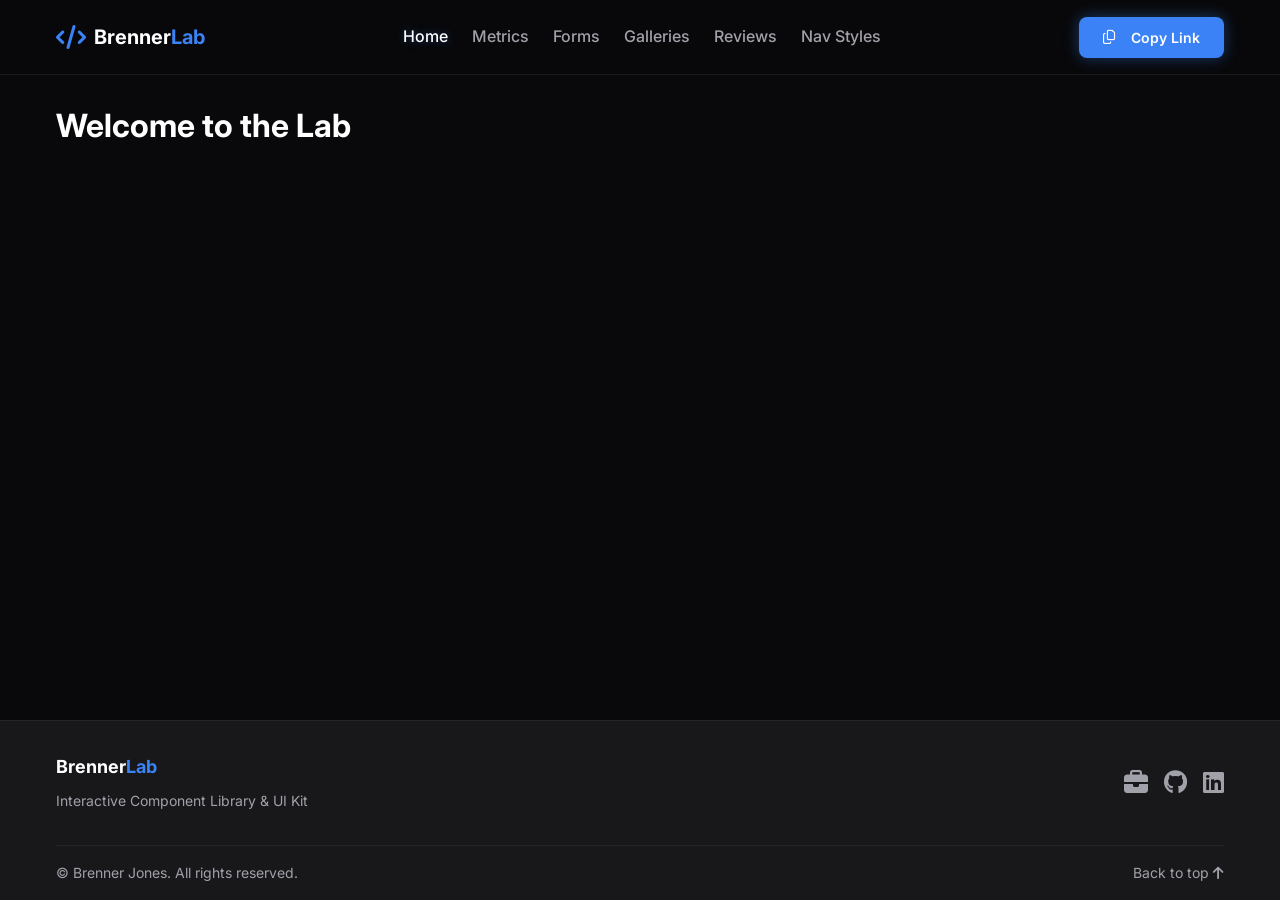
<file: index.html>
<!DOCTYPE html>
<html lang="en">
<head>
    <meta charset="UTF-8">
    <meta name="viewport" content="width=device-width, initial-scale=1.0">
    <title>Brenner Jones | Component Library</title>
    
    <link rel="preconnect" href="https://fonts.googleapis.com">
    <link rel="preconnect" href="https://fonts.gstatic.com" crossorigin>
    <link href="https://fonts.googleapis.com/css2?family=Inter:wght@400;500;600;700&display=swap" rel="stylesheet">
    
    <link rel="stylesheet" href="https://cdnjs.cloudflare.com/ajax/libs/font-awesome/6.4.0/css/all.min.css">

    <link rel="stylesheet" href="assets/css/style.css">
    <link rel="stylesheet" href="assets/css/components.css">
</head>
<body>

    <div id="header-placeholder"></div>

    <main>
        <div class="container">
            <h1 class="animate-fade-in">Welcome to the Lab</h1>
        </div>
    </main>

    <div id="footer-placeholder"></div>

    <script src="assets/js/shared.js"></script>
</body>
</html>
</file>
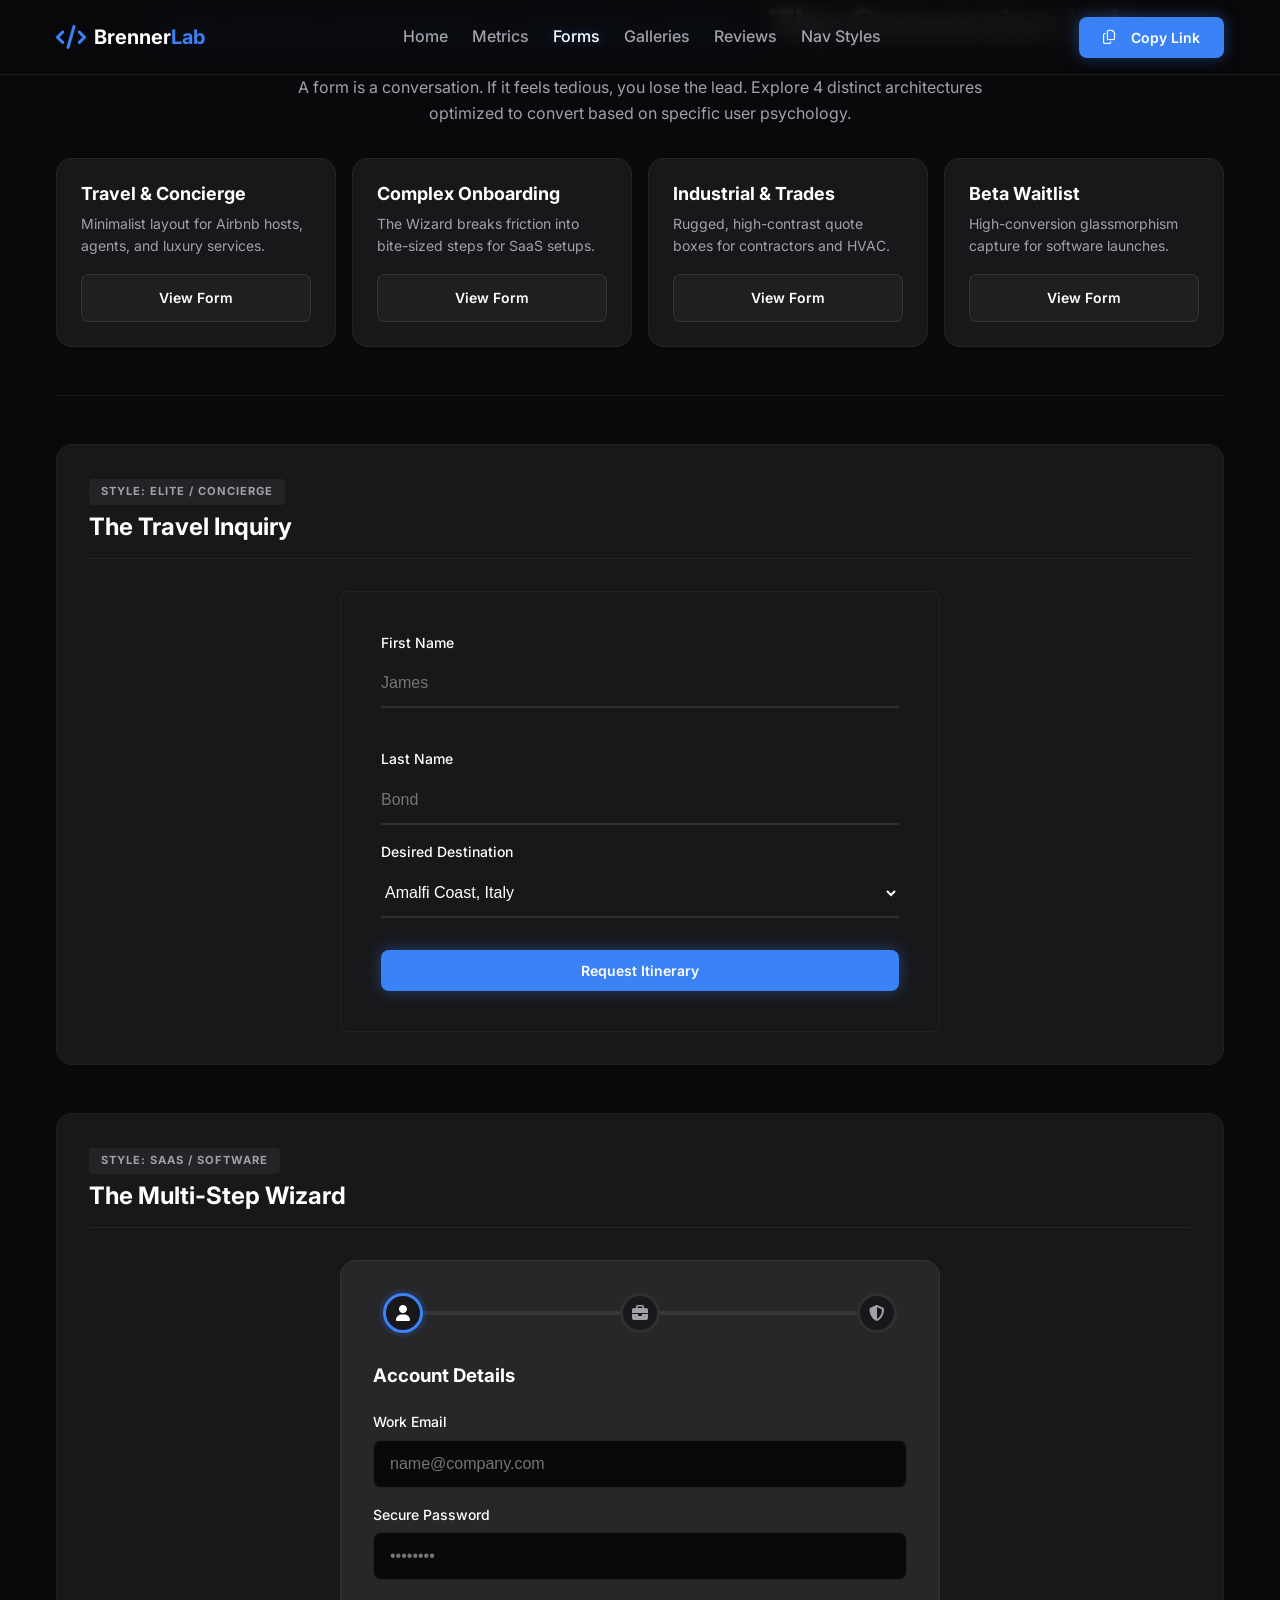
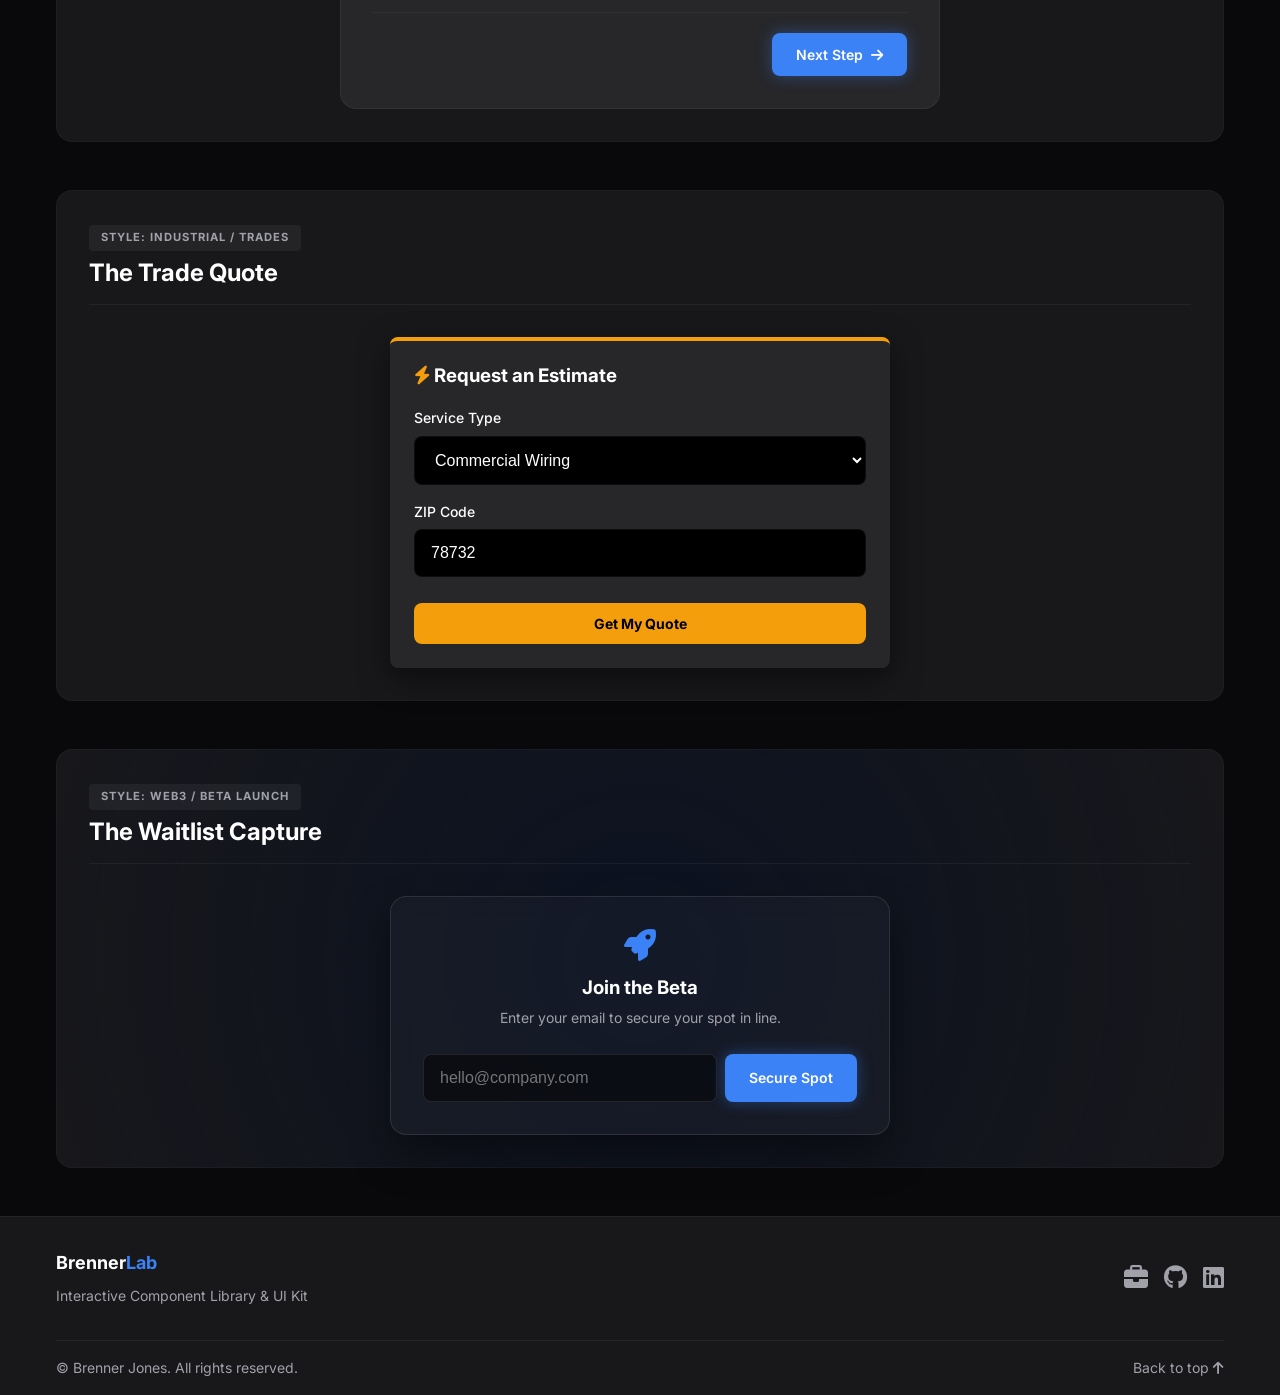
<file: forms.html>
<!DOCTYPE html>
<html lang="en">
<head>
    <meta charset="UTF-8">
    <meta name="viewport" content="width=device-width, initial-scale=1.0">
    <title>Form Lab | BrennerLab</title>
    <link rel="stylesheet" href="https://cdnjs.cloudflare.com/ajax/libs/font-awesome/6.4.0/css/all.min.css">
    <link href="https://fonts.googleapis.com/css2?family=Inter:wght@400;500;600;700&display=swap" rel="stylesheet">
    <link rel="stylesheet" href="assets/css/style.css">
    <link rel="stylesheet" href="assets/css/components.css">
</head>
<body>
    <div id="header-placeholder"></div>

    <main class="container">
        
        <div class="page-overview animate-on-scroll">
            <div class="customization-badge">
                <i class="fa-solid fa-code-branch"></i> End-to-End Control: Connects seamlessly to your CRM, Webhooks, or Mailchimp.
            </div>
            <h1 class="text-gradient" style="font-size: var(--text-4xl); margin-bottom: var(--space-4);">The Conversion Lab</h1>
            <p style="color: var(--text-muted); max-width: 700px; margin: 0 auto;">A form is a conversation. If it feels tedious, you lose the lead. Explore 4 distinct architectures optimized to convert based on specific user psychology.</p>
            
            <div class="directory-grid">
                <div class="directory-card">
                    <h3>Travel & Concierge</h3>
                    <p>Minimalist layout for Airbnb hosts, agents, and luxury services.</p>
                    <a href="#sleek-form" class="btn btn-outline" style="width: 100%;">View Form</a>
                </div>
                <div class="directory-card">
                    <h3>Complex Onboarding</h3>
                    <p>The Wizard breaks friction into bite-sized steps for SaaS setups.</p>
                    <a href="#wizard-form" class="btn btn-outline" style="width: 100%;">View Form</a>
                </div>
                <div class="directory-card">
                    <h3>Industrial & Trades</h3>
                    <p>Rugged, high-contrast quote boxes for contractors and HVAC.</p>
                    <a href="#rugged-form" class="btn btn-outline" style="width: 100%;">View Form</a>
                </div>
                <div class="directory-card">
                    <h3>Beta Waitlist</h3>
                    <p>High-conversion glassmorphism capture for software launches.</p>
                    <a href="#waitlist-form" class="btn btn-outline" style="width: 100%;">View Form</a>
                </div>
            </div>
        </div>

        <hr style="border: none; border-top: 1px solid rgba(255,255,255,0.05); margin-bottom: var(--space-12);">

        <section id="sleek-form" class="showcase-section animate-on-scroll">
            <div class="showcase-header">
                <span class="showcase-tag">Style: Elite / Concierge</span>
                <h2>The Travel Inquiry</h2>
            </div>
            <div class="form-container" style="max-width: 600px; margin: 0 auto; background: var(--bg-surface); padding: 40px; border-radius: 8px; border: 1px solid rgba(255,255,255,0.05);">
                <form class="form-sleek simulated-form" data-success-title="Itinerary Requested" data-success-msg="An agent will review your destination preferences and contact you shortly." data-reset-text="Plan Another Trip">
                    <div class="grid grid-cols-2">
                        <div class="form-group">
                            <label class="form-label">First Name</label>
                            <input type="text" class="form-control" placeholder="James" required>
                        </div>
                        <div class="form-group">
                            <label class="form-label">Last Name</label>
                            <input type="text" class="form-control" placeholder="Bond" required>
                        </div>
                    </div>
                    <div class="form-group">
                        <label class="form-label">Desired Destination</label>
                        <select class="form-control">
                            <option>Amalfi Coast, Italy</option>
                            <option>Maldives</option>
                            <option>Swiss Alps</option>
                        </select>
                    </div>
                    <button type="submit" class="btn btn-primary mt-4" style="width: 100%;">Request Itinerary</button>
                </form>
            </div>
        </section>

        <section id="wizard-form" class="showcase-section animate-on-scroll">
            <div class="showcase-header">
                <span class="showcase-tag">Style: SaaS / Software</span>
                <h2>The Multi-Step Wizard</h2>
            </div>
            <div class="form-container" style="max-width: 600px; margin: 0 auto;">
                <form class="form-wizard simulated-form" data-success-title="Workspace Live" data-success-msg="Your enterprise environment is ready. Check your email for login credentials." data-reset-text="Restart Demo">
                    
                    <div class="wizard-steps-container">
                        <div class="wizard-progress-line"></div>
                        <div class="wizard-steps">
                            <div class="step-indicator"><i class="fa-solid fa-user"></i></div>
                            <div class="step-indicator"><i class="fa-solid fa-briefcase"></i></div>
                            <div class="step-indicator"><i class="fa-solid fa-shield-halved"></i></div>
                        </div>
                    </div>
                    
                    <div id="multi-step-wizard">
                        <div class="wizard-pane">
                            <h3 class="mb-6">Account Details</h3>
                            <div class="form-group">
                                <label class="form-label">Work Email</label>
                                <input type="email" class="form-control" placeholder="name@company.com" required>
                            </div>
                            <div class="form-group">
                                <label class="form-label">Secure Password</label>
                                <input type="password" class="form-control" placeholder="••••••••" required>
                            </div>
                        </div>
                        <div class="wizard-pane">
                            <h3 class="mb-6">Company Info</h3>
                            <div class="form-group">
                                <label class="form-label">Company Name</label>
                                <input type="text" class="form-control" placeholder="Acme Corp" required>
                            </div>
                            <div class="form-group">
                                <label class="form-label">Team Size</label>
                                <select class="form-control">
                                    <option>1-10 Employees</option>
                                    <option>11-50 Employees</option>
                                    <option>50+ Employees</option>
                                </select>
                            </div>
                        </div>
                        <div class="wizard-pane">
                            <h3 class="mb-4">Final Review</h3>
                            <p style="color: var(--text-muted);">Please review your information. By proceeding, you agree to setup this workspace under our Master Service Agreement.</p>
                            <label class="checkbox-group">
                                <input type="checkbox" id="terms-check">
                                <div>
                                    <span style="display: block; color: var(--text-heading); font-weight: 500;">I accept the Terms & Conditions</span>
                                    <span style="font-size: var(--text-sm); color: var(--text-muted);">I acknowledge that I am authorized to create this account.</span>
                                </div>
                            </label>
                        </div>
                        <div class="flex justify-between mt-8" style="border-top: 1px solid rgba(255,255,255,0.05); padding-top: 20px;">
                            <button type="button" id="wizard-prev" class="btn btn-outline">Back</button>
                            <button type="button" id="wizard-next" class="btn btn-primary">Next Step <i class="fa-solid fa-arrow-right"></i></button>
                            <button type="submit" style="display:none;">Submit</button>
                        </div>
                    </div>
                </form>
            </div>
        </section>

        <section id="rugged-form" class="showcase-section animate-on-scroll">
            <div class="showcase-header">
                <span class="showcase-tag">Style: Industrial / Trades</span>
                <h2>The Trade Quote</h2>
            </div>
            <div class="form-container" style="max-width: 500px; margin: 0 auto;">
                <form class="form-rugged simulated-form" data-success-title="Quote Received" data-success-msg="A local technician has been pinged and will contact you within 15 minutes." data-reset-text="Submit Another Issue">
                    <h3 style="margin-bottom: 20px;"><i class="fa-solid fa-bolt" style="color: var(--accent-warning);"></i> Request an Estimate</h3>
                    <div class="form-group">
                        <label class="form-label">Service Type</label>
                        <select class="form-control">
                            <option>Commercial Wiring</option>
                            <option>Residential Panel</option>
                        </select>
                    </div>
                    <div class="form-group">
                        <label class="form-label">ZIP Code</label>
                        <input type="text" class="form-control" value="78732" required>
                    </div>
                    <button type="submit" class="btn" style="width: 100%; background: var(--accent-warning); color: #000; font-weight: bold; margin-top: 10px;">Get My Quote</button>
                </form>
            </div>
        </section>

        <section id="waitlist-form" class="showcase-section animate-on-scroll" style="background: radial-gradient(circle at center, rgba(37, 99, 235, 0.1) 0%, var(--bg-surface) 100%);">
            <div class="showcase-header">
                <span class="showcase-tag">Style: Web3 / Beta Launch</span>
                <h2>The Waitlist Capture</h2>
            </div>
            <div class="form-container" style="max-width: 500px; margin: 0 auto;">
                <form class="form-glass simulated-form" data-success-title="You're on the list." data-success-msg="Position #4,291. Keep an eye on your inbox for early access keys." data-reset-text="Return">
                    <i class="fa-solid fa-rocket" style="font-size: 2rem; color: var(--brand-primary); margin-bottom: 16px;"></i>
                    <h3 style="margin-bottom: 8px;">Join the Beta</h3>
                    <p style="color: var(--text-muted); margin-bottom: 24px; font-size: var(--text-sm);">Enter your email to secure your spot in line.</p>
                    
                    <div style="display: flex; gap: 8px;">
                        <input type="email" class="form-control" placeholder="hello@company.com" required style="background: rgba(0,0,0,0.5);">
                        <button type="submit" class="btn btn-primary" style="white-space: nowrap;">Secure Spot</button>
                    </div>
                </form>
            </div>
        </section>

    </main>

    <div id="footer-placeholder"></div>
    <script src="assets/js/shared.js"></script>
</body>
</html>
</file>
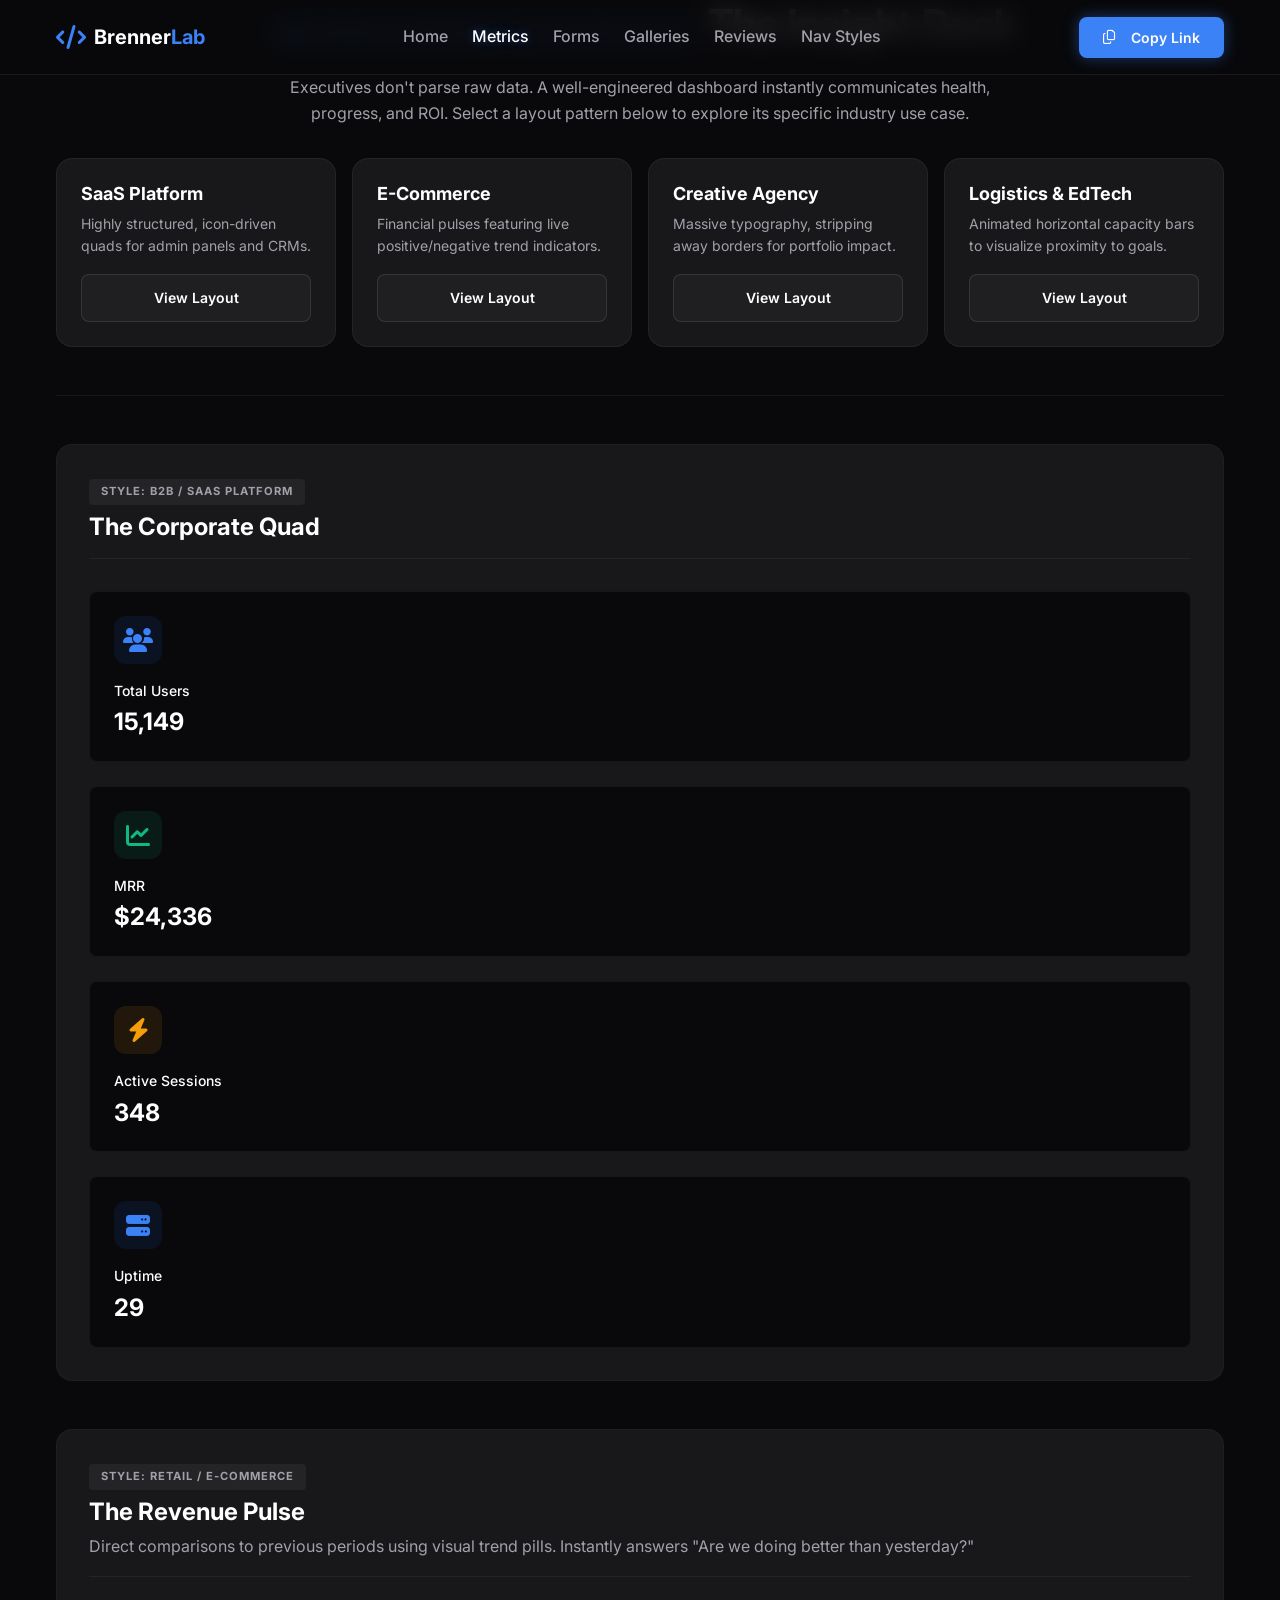
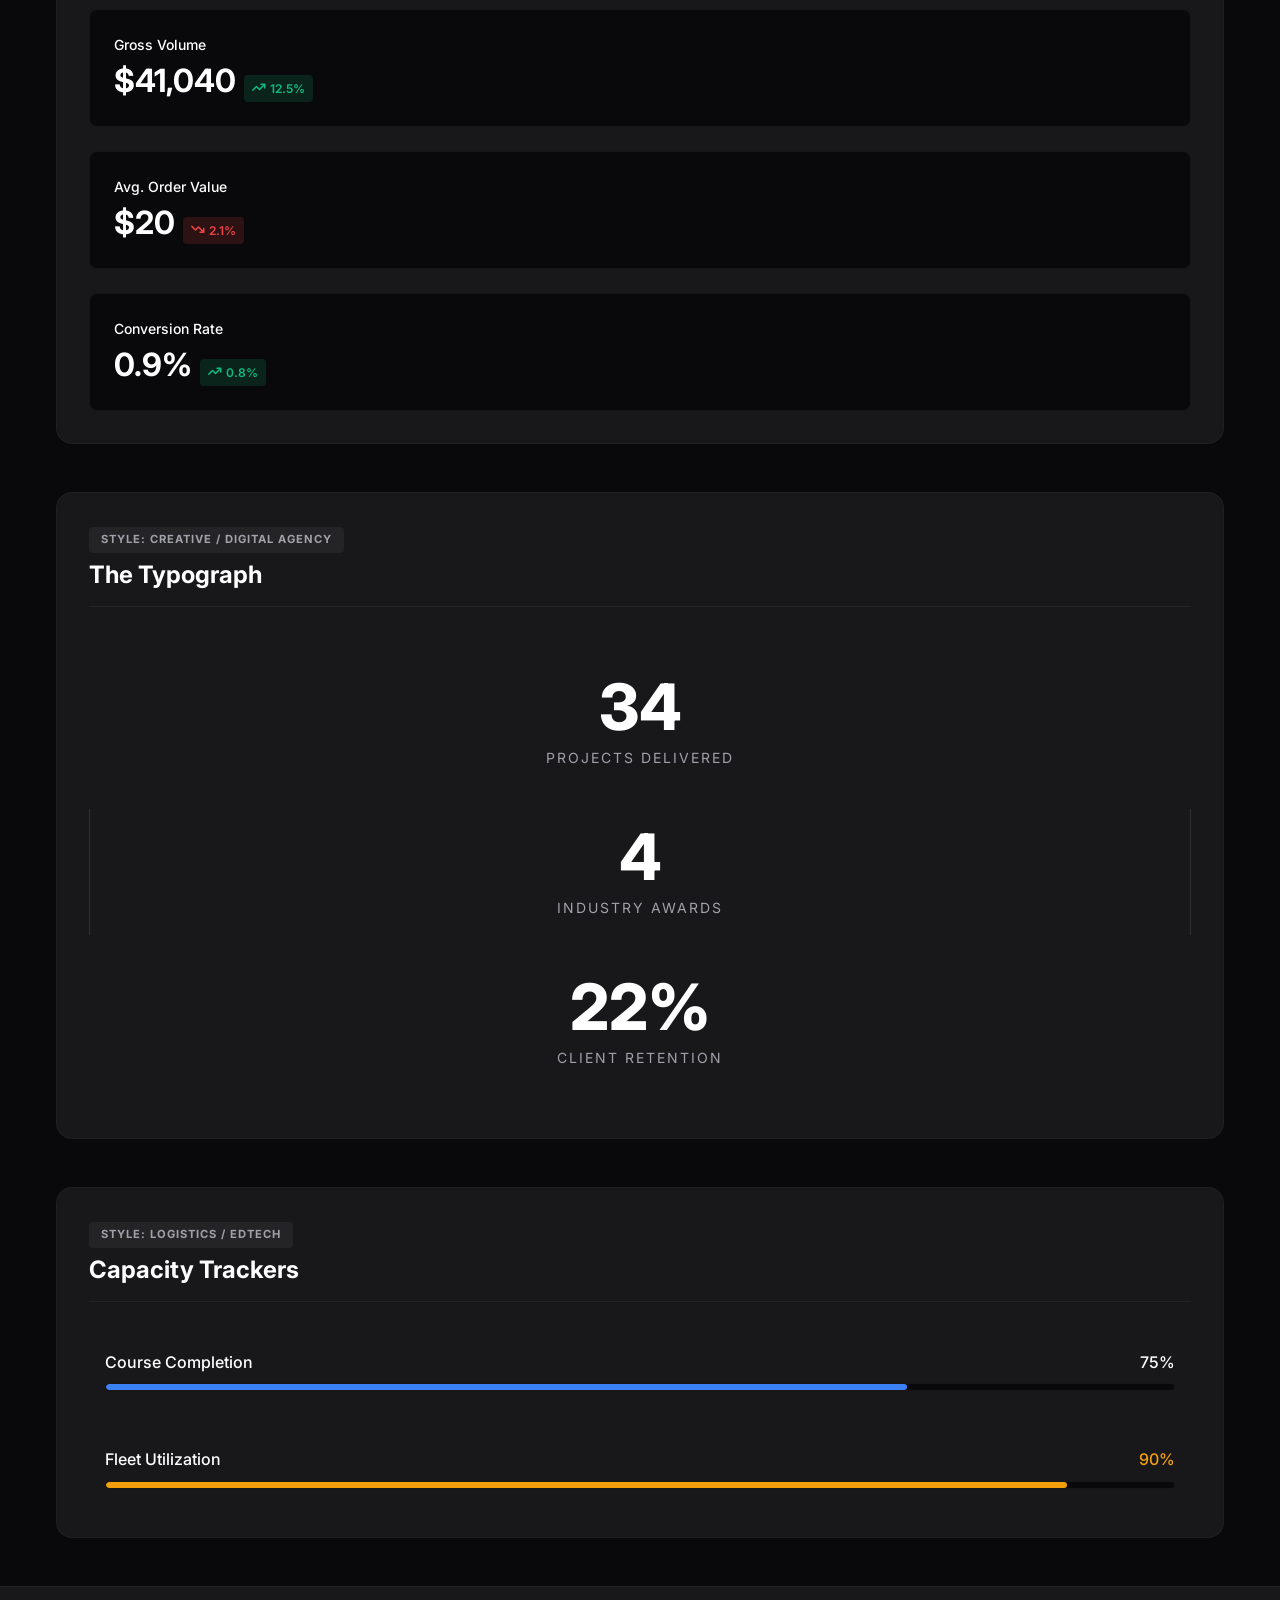
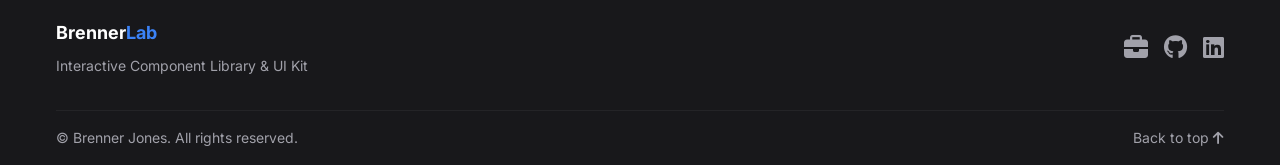
<file: metrics.html>
<!DOCTYPE html>
<html lang="en">
<head>
    <meta charset="UTF-8">
    <meta name="viewport" content="width=device-width, initial-scale=1.0">
    <title>Metrics Deck | BrennerLab</title>
    <link rel="stylesheet" href="https://cdnjs.cloudflare.com/ajax/libs/font-awesome/6.4.0/css/all.min.css">
    <link href="https://fonts.googleapis.com/css2?family=Inter:wght@400;500;600;700;800&display=swap" rel="stylesheet">
    <link rel="stylesheet" href="assets/css/style.css">
    <link rel="stylesheet" href="assets/css/components.css">
</head>
<body>
    <div id="header-placeholder"></div>

    <main class="container">
        
        <div class="page-overview animate-on-scroll">
            <div class="customization-badge">
                <i class="fa-solid fa-layer-group"></i> Architecture is 100% Modifiable: Colors, APIs, Layouts.
            </div>
            <h1 class="text-gradient" style="font-size: var(--text-4xl); margin-bottom: var(--space-4);">The Insight Deck</h1>
            <p style="color: var(--text-muted); max-width: 700px; margin: 0 auto;">Executives don't parse raw data. A well-engineered dashboard instantly communicates health, progress, and ROI. Select a layout pattern below to explore its specific industry use case.</p>
            
            <div class="directory-grid">
                <div class="directory-card">
                    <h3>SaaS Platform</h3>
                    <p>Highly structured, icon-driven quads for admin panels and CRMs.</p>
                    <a href="#saas-metrics" class="btn btn-outline" style="width: 100%;">View Layout</a>
                </div>
                <div class="directory-card">
                    <h3>E-Commerce</h3>
                    <p>Financial pulses featuring live positive/negative trend indicators.</p>
                    <a href="#ecom-metrics" class="btn btn-outline" style="width: 100%;">View Layout</a>
                </div>
                <div class="directory-card">
                    <h3>Creative Agency</h3>
                    <p>Massive typography, stripping away borders for portfolio impact.</p>
                    <a href="#agency-metrics" class="btn btn-outline" style="width: 100%;">View Layout</a>
                </div>
                <div class="directory-card">
                    <h3>Logistics & EdTech</h3>
                    <p>Animated horizontal capacity bars to visualize proximity to goals.</p>
                    <a href="#capacity-metrics" class="btn btn-outline" style="width: 100%;">View Layout</a>
                </div>
            </div>
        </div>

        <hr style="border: none; border-top: 1px solid rgba(255,255,255,0.05); margin-bottom: var(--space-12);">

        <section id="saas-metrics" class="showcase-section animate-on-scroll">
            <div class="showcase-header">
                <span class="showcase-tag">Style: B2B / SaaS Platform</span>
                <h2>The Corporate Quad</h2>
            </div>
            <div class="grid grid-cols-4">
                <div class="metric-card-saas">
                    <div class="metric-icon-wrapper icon-blue"><i class="fa-solid fa-users"></i></div>
                    <p class="form-label">Total Users</p>
                    <h3 class="counter-value" style="font-size: var(--text-2xl);" data-target="24592">0</h3>
                </div>
                <div class="metric-card-saas">
                    <div class="metric-icon-wrapper icon-green"><i class="fa-solid fa-chart-line"></i></div>
                    <p class="form-label">MRR</p>
                    <h3 style="font-size: var(--text-2xl);">$<span class="counter-value" data-target="84500">0</span></h3>
                </div>
                <div class="metric-card-saas">
                    <div class="metric-icon-wrapper icon-orange"><i class="fa-solid fa-bolt"></i></div>
                    <p class="form-label">Active Sessions</p>
                    <h3 class="counter-value" style="font-size: var(--text-2xl);" data-target="1205">0</h3>
                </div>
                <div class="metric-card-saas">
                    <div class="metric-icon-wrapper icon-blue"><i class="fa-solid fa-server"></i></div>
                    <p class="form-label">Uptime</p>
                    <h3 class="counter-value" style="font-size: var(--text-2xl);" data-target="99" data-percent="true">0</h3>
                </div>
            </div>
        </section>

        <section id="ecom-metrics" class="showcase-section animate-on-scroll">
            <div class="showcase-header">
                <span class="showcase-tag">Style: Retail / E-Commerce</span>
                <h2>The Revenue Pulse</h2>
                <p style="color: var(--text-muted); margin-top: 8px;">Direct comparisons to previous periods using visual trend pills. Instantly answers "Are we doing better than yesterday?"</p>
            </div>
            <div class="grid grid-cols-3">
                <div class="metric-card-saas">
                    <p class="form-label">Gross Volume</p>
                    <div style="display: flex; align-items: baseline;">
                        <h3 style="font-size: var(--text-3xl);">$<span class="counter-value" data-target="142500">0</span></h3>
                        <span class="trend-pill trend-pos"><i class="fa-solid fa-arrow-trend-up"></i> 12.5%</span>
                    </div>
                </div>
                <div class="metric-card-saas">
                    <p class="form-label">Avg. Order Value</p>
                    <div style="display: flex; align-items: baseline;">
                        <h3 style="font-size: var(--text-3xl);">$<span class="counter-value" data-target="85">0</span></h3>
                        <span class="trend-pill trend-neg"><i class="fa-solid fa-arrow-trend-down"></i> 2.1%</span>
                    </div>
                </div>
                <div class="metric-card-saas">
                    <p class="form-label">Conversion Rate</p>
                    <div style="display: flex; align-items: baseline;">
                        <h3 style="font-size: var(--text-3xl);"><span class="counter-value" data-target="4.2" data-decimal="true">0</span>%</h3>
                        <span class="trend-pill trend-pos"><i class="fa-solid fa-arrow-trend-up"></i> 0.8%</span>
                    </div>
                </div>
            </div>
        </section>

        <section id="agency-metrics" class="showcase-section animate-on-scroll">
            <div class="showcase-header">
                <span class="showcase-tag">Style: Creative / Digital Agency</span>
                <h2>The Typograph</h2>
            </div>
            <div class="grid grid-cols-3" style="padding: 20px 0;">
                <div class="metric-minimal">
                    <div class="value counter-value" data-target="150" data-plus="true">0</div>
                    <div class="label">Projects Delivered</div>
                </div>
                <div class="metric-minimal" style="border-left: 1px solid rgba(255,255,255,0.1); border-right: 1px solid rgba(255,255,255,0.1);">
                    <div class="value counter-value" data-target="15">0</div>
                    <div class="label">Industry Awards</div>
                </div>
                <div class="metric-minimal">
                    <div class="value"><span class="counter-value" data-target="98">0</span>%</div>
                    <div class="label">Client Retention</div>
                </div>
            </div>
        </section>

        <section id="capacity-metrics" class="showcase-section animate-on-scroll">
            <div class="showcase-header">
                <span class="showcase-tag">Style: Logistics / EdTech</span>
                <h2>Capacity Trackers</h2>
            </div>
            <div class="grid grid-cols-2">
                <div class="metric-progress-card">
                    <div class="progress-header"><span>Course Completion</span> <span>75%</span></div>
                    <div class="progress-track"><div class="progress-fill" style="width: 75%;"></div></div>
                </div>
                <div class="metric-progress-card">
                    <div class="progress-header"><span>Fleet Utilization</span> <span style="color: var(--accent-warning);">90%</span></div>
                    <div class="progress-track"><div class="progress-fill" style="width: 90%; background: var(--accent-warning);"></div></div>
                </div>
            </div>
        </section>

    </main>

    <div id="footer-placeholder"></div>
    <script src="assets/js/shared.js"></script>
</body>
</html>
</file>
<file: assets/css/style.css>
/* ==========================================================================
   BRENNER LAB - GLOBAL DESIGN SYSTEM
   Theme: Midnight & Cyber Blue (Deployment Version)
   ========================================================================== */

/* --- SECTION 1: CSS VARIABLES --- */
:root {
    /* Colors */
    --bg-main: #09090b;        /* Zinc 950 - Deeper black */
    --bg-surface: #18181b;     /* Zinc 900 - Richer card background */
    --bg-elevated: #27272a;    /* Zinc 800 */
    
    --brand-primary: #3b82f6;  /* Electric Blue */
    --brand-hover: #60a5fa;    /* Lighter Blue */
    --brand-glow: rgba(59, 130, 246, 0.4);
    
    --accent-success: #10b981;
    --accent-success-bg: rgba(16, 185, 129, 0.15);
    --accent-warning: #f59e0b;
    --accent-danger: #ef4444;
    --accent-danger-bg: rgba(239, 68, 68, 0.15);

    /* Typography Contrast Upgrades */
    --text-heading: #ffffff;   /* Pure white */
    --text-body: #d4d4d8;      /* Zinc 300 - Brighter, easier to read */
    --text-muted: #a1a1aa;     /* Zinc 400 */

    /* Typography Scale */
    --font-primary: 'Inter', system-ui, -apple-system, sans-serif;
    --text-sm: 0.875rem;
    --text-base: 1rem;
    --text-lg: 1.125rem;
    --text-xl: 1.25rem;
    --text-2xl: 1.5rem;
    --text-3xl: 2rem;
    --text-4xl: 2.5rem;

    /* Spacing */
    --space-2: 0.5rem;
    --space-4: 1rem;
    --space-6: 1.5rem;
    --space-8: 2rem;
    --space-12: 3rem;
    --radius-md: 0.5rem;
    --radius-lg: 1rem;
    --transition-fast: 150ms ease-in-out;
}

/* --- SECTION 2: RESET & BASE --- */
*, *::before, *::after { box-sizing: border-box; margin: 0; padding: 0; }

html { 
    scroll-behavior: smooth; 
    scroll-padding-top: 110px; /* THE FIX: Stops anchor links from hiding under fixed header */
}

body {
    background-color: var(--bg-main);
    color: var(--text-body);
    font-family: var(--font-primary);
    line-height: 1.6;
    -webkit-font-smoothing: antialiased;
    display: flex;
    flex-direction: column;
    min-height: 100vh;
}

a { color: var(--brand-primary); text-decoration: none; transition: color var(--transition-fast); }
a:hover { color: var(--brand-hover); }

/* Chrome Autofill Override */
input:-webkit-autofill, input:-webkit-autofill:hover, input:-webkit-autofill:focus, input:-webkit-autofill:active{
    -webkit-box-shadow: 0 0 0 30px var(--bg-main) inset !important;
    -webkit-text-fill-color: var(--text-heading) !important;
    transition: background-color 5000s ease-in-out 0s;
}

/* --- SECTION 3: LAYOUT & SCAFFOLDING --- */
.container { width: 100%; max-width: 1200px; margin: 0 auto; padding: 0 var(--space-4); }

.site-header {
    position: fixed; top: 0; left: 0; width: 100%; height: 75px; display: flex; align-items: center;
    background: rgba(9, 9, 11, 0.85); backdrop-filter: blur(12px); -webkit-backdrop-filter: blur(12px);
    border-bottom: 1px solid rgba(255, 255, 255, 0.08); z-index: 1000;
}

.site-footer {
    background-color: var(--bg-surface); border-top: 1px solid rgba(255, 255, 255, 0.05);
    padding: var(--space-8) 0 var(--space-4) 0; margin-top: auto; width: 100%;
}

main { 
    flex: 1; 
    margin-top: 75px; /* Safely pushes content below header */
    padding-top: var(--space-8); 
    padding-bottom: var(--space-12); 
    width: 100%; 
}

/* --- SECTION 4: TYPOGRAPHY POP --- */
h1, h2, h3, h4 { 
    color: var(--text-heading); 
    font-weight: 700; 
    line-height: 1.2; 
}

/* The Gradient Text Effect for Main Titles */
.text-gradient {
    background: linear-gradient(to right, #ffffff 0%, #a1a1aa 100%);
    background-clip: text; /* Standard property */
    -webkit-background-clip: text; /* Webkit vendor prefix */
    -webkit-text-fill-color: transparent;
    color: #ffffff; /* Fallback for older browsers */
    display: inline-block;
}

/* --- SECTION 5: UTILITIES --- */
/* Layout & Alignment */
.flex { display: flex; }
.flex-col { flex-direction: column; }
.items-center { align-items: center; }
.justify-between { justify-content: space-between; }
.justify-center { justify-content: center; }
.flex-wrap { flex-wrap: wrap; }
.inline-flex { display: inline-flex; }

/* Grid Helpers */
.grid { display: grid; gap: var(--space-6); }

/* Spacing Engine */
.gap-2 { gap: var(--space-2); }
.gap-4 { gap: var(--space-4); }
.gap-6 { gap: var(--space-6); }
.gap-8 { gap: var(--space-8); }

.mb-2 { margin-bottom: var(--space-2); }
.mb-4 { margin-bottom: var(--space-4); }
.mb-6 { margin-bottom: var(--space-6); }
.mb-8 { margin-bottom: var(--space-8); }
.mt-4 { margin-top: var(--space-4); }
.mt-8 { margin-top: var(--space-8); }
.mt-12 { margin-top: var(--space-12); }

/* Visual Utilities */
.text-center { text-align: center; }
.text-right { text-align: right; }
.w-full { width: 100%; }
.max-w-md { max-width: 450px; }
.mx-auto { margin-left: auto; margin-right: auto; }
.hidden { display: none; }

/* --- SECTION 6: BUTTONS --- */
.btn {
    display: inline-flex; align-items: center; justify-content: center; padding: 12px 24px;
    border-radius: var(--radius-md); font-weight: 600; cursor: pointer; transition: all var(--transition-fast);
    border: none; font-family: inherit; font-size: var(--text-sm); gap: 8px; text-decoration: none;
}
.btn-primary { background-color: var(--brand-primary); color: #ffffff; box-shadow: 0 0 15px var(--brand-glow); }
.btn-primary:hover:not(:disabled) { background-color: var(--brand-hover); transform: translateY(-2px); box-shadow: 0 4px 20px var(--brand-glow); }

.btn-success { background-color: var(--accent-success); color: #ffffff; box-shadow: 0 0 15px rgba(16, 185, 129, 0.3); }
.btn-success:hover:not(:disabled) { background-color: #059669; transform: translateY(-2px); }

.btn-outline { background: rgba(255,255,255,0.03); border: 1px solid rgba(255,255,255,0.1); color: var(--text-heading); }
.btn-outline:hover:not(:disabled) { background: rgba(255,255,255,0.08); border-color: rgba(255,255,255,0.3); transform: translateY(-2px); }

.btn:disabled { opacity: 0.4; cursor: not-allowed; transform: none !important; box-shadow: none !important; filter: grayscale(100%); }

.nav-link { color: var(--text-muted); font-weight: 500; }
.nav-link:hover, .nav-link.active { color: var(--text-heading); text-shadow: 0 0 10px var(--brand-glow); }
@media (max-width: 768px) { .hidden-mobile { display: none !important; } }
</file>
<file: assets/css/components.css>
/* ==========================================================================
   BRENNER LAB - COMPONENTS STYLESHEET
   ========================================================================== */

/* --- SECTION 1: PAGE OVERVIEWS & DIRECTORIES --- */
.page-overview {
    text-align: center; margin-bottom: var(--space-12);
}
.customization-badge {
    display: inline-flex; align-items: center; gap: 8px; padding: 6px 16px;
    background: rgba(59, 130, 246, 0.1); border: 1px solid rgba(59, 130, 246, 0.2);
    border-radius: 999px; font-size: var(--text-sm); color: var(--brand-primary); margin-bottom: var(--space-6); font-weight: 600;
}
.directory-grid {
    display: grid; gap: var(--space-4); margin-top: var(--space-8);
    grid-template-columns: repeat(auto-fit, minmax(250px, 1fr));
}
.directory-card {
    background: var(--bg-surface); border: 1px solid rgba(255,255,255,0.05); padding: var(--space-6);
    border-radius: var(--radius-lg); text-align: left; transition: all 0.2s; display: flex; flex-direction: column; justify-content: space-between;
}
.directory-card:hover { border-color: var(--brand-primary); transform: translateY(-3px); box-shadow: 0 10px 30px rgba(0,0,0,0.5); }
.directory-card h3 { font-size: var(--text-lg); margin-bottom: 8px; color: var(--text-heading); }
.directory-card p { font-size: var(--text-sm); color: var(--text-muted); margin-bottom: 16px; flex: 1; }

/* --- SECTION 2: SHOWCASE WRAPPERS --- */
.showcase-section {
    margin-bottom: var(--space-12); padding: var(--space-8); background: var(--bg-surface);
    border-radius: var(--radius-lg); border: 1px solid rgba(255,255,255,0.03);
}
.showcase-header { margin-bottom: var(--space-8); border-bottom: 1px solid rgba(255,255,255,0.05); padding-bottom: var(--space-4); }
.showcase-tag {
    display: inline-block; padding: 4px 12px; background: rgba(255, 255, 255, 0.05); color: var(--text-muted);
    border-radius: 4px; font-size: 0.7rem; font-weight: 700; text-transform: uppercase; letter-spacing: 1px; margin-bottom: var(--space-2);
}

/* --- SECTION 3: METRIC COMPONENTS --- */
.metric-card-saas { background: var(--bg-main); padding: var(--space-6); border-radius: var(--radius-md); border: 1px solid rgba(255,255,255,0.05); transition: transform var(--transition-fast); }
.metric-card-saas:hover { transform: translateY(-5px); border-color: rgba(255,255,255,0.1); }
.metric-icon-wrapper { width: 48px; height: 48px; border-radius: 12px; display: flex; align-items: center; justify-content: center; font-size: 1.5rem; margin-bottom: var(--space-4); }
.icon-blue { background: rgba(37, 99, 235, 0.1); color: var(--brand-primary); }
.icon-green { background: rgba(16, 185, 129, 0.1); color: var(--accent-success); }
.icon-orange { background: rgba(245, 158, 11, 0.1); color: var(--accent-warning); }

.metric-minimal { text-align: center; padding: var(--space-4); }
.metric-minimal .value { font-size: 4rem; font-weight: 800; color: var(--text-heading); line-height: 1; }
.metric-minimal .label { font-size: var(--text-sm); color: var(--text-muted); text-transform: uppercase; letter-spacing: 2px; margin-top: var(--space-2); }

.metric-neon { background: linear-gradient(145deg, rgba(24,24,27,1) 0%, rgba(9,9,11,1) 100%); padding: var(--space-6); border-radius: var(--radius-lg); border: 1px solid rgba(37, 99, 235, 0.2); box-shadow: inset 0 0 20px rgba(37, 99, 235, 0.05); text-align: center; }
.metric-neon .value { font-size: 3rem; font-weight: 700; color: var(--brand-primary); text-shadow: 0 0 15px rgba(37, 99, 235, 0.5); }

.metric-progress-card { padding: var(--space-4); }
.progress-header { display: flex; justify-content: space-between; margin-bottom: var(--space-2); font-weight: 500; color: var(--text-heading); }
.progress-track { width: 100%; height: 8px; background: var(--bg-main); border-radius: 999px; overflow: hidden; border: 1px solid rgba(255,255,255,0.05); }
.progress-fill { height: 100%; background: var(--brand-primary); border-radius: 999px; transition: width 1.5s cubic-bezier(0.4, 0, 0.2, 1); }

/* Trend Pills (New) */
.trend-pill { display: inline-flex; align-items: center; gap: 4px; padding: 4px 8px; border-radius: 4px; font-size: 0.75rem; font-weight: 600; margin-left: 8px; vertical-align: middle; }
.trend-pos { background: var(--accent-success-bg); color: var(--accent-success); }
.trend-neg { background: var(--accent-danger-bg); color: var(--accent-danger); }

/* --- SECTION 4: FORM COMPONENTS --- */
.form-container { position: relative; } 
.form-group { margin-bottom: var(--space-4); text-align: left; }
.form-label { display: block; font-size: var(--text-sm); font-weight: 500; margin-bottom: 6px; color: var(--text-heading); }
.form-control { width: 100%; padding: 14px 16px; background: var(--bg-main); border: 1px solid rgba(255,255,255,0.1); border-radius: var(--radius-md); color: var(--text-heading); transition: all var(--transition-fast); font-size: var(--text-base); }
.form-control:focus { outline: none; border-color: var(--brand-primary); box-shadow: 0 0 0 3px rgba(37, 99, 235, 0.15); }
textarea.form-control { resize: vertical; min-height: 120px; }

.checkbox-group { display: flex; align-items: flex-start; gap: 12px; margin-top: var(--space-6); cursor: pointer; }
.checkbox-group input[type="checkbox"] { width: 18px; height: 18px; margin-top: 4px; accent-color: var(--brand-primary); cursor: pointer; }

/* Form Variations */
.form-sleek { background: transparent; }
.form-sleek .form-control { background: transparent; border: none; border-bottom: 2px solid rgba(255,255,255,0.1); border-radius: 0; padding-left: 0; }
.form-sleek .form-control:focus { border-bottom-color: var(--brand-primary); box-shadow: none; }

.form-rugged { background: var(--bg-elevated); padding: var(--space-6); border-radius: var(--radius-md); border-top: 4px solid var(--accent-warning); box-shadow: 0 10px 30px rgba(0,0,0,0.5); }
.form-rugged .form-control { background: #000; border: 1px solid rgba(255,255,255,0.05); }

.form-glass { background: rgba(255,255,255,0.03); backdrop-filter: blur(10px); padding: var(--space-8); border-radius: var(--radius-lg); border: 1px solid rgba(255,255,255,0.1); box-shadow: 0 20px 40px rgba(0,0,0,0.4); text-align: center; }

/* Wizard Engine */
.form-wizard { padding: var(--space-8); border: 1px solid rgba(255,255,255,0.05); border-radius: var(--radius-lg); background: var(--bg-elevated); }
.wizard-steps-container { position: relative; margin-bottom: var(--space-8); padding: 0 10px; }
.wizard-steps { display: flex; justify-content: space-between; position: relative; z-index: 2; }
.wizard-steps-container::before { content: ''; position: absolute; top: 50%; left: 10px; right: 10px; height: 4px; background: rgba(255,255,255,0.08); z-index: 0; transform: translateY(-50%); border-radius: 2px; }
.wizard-progress-line { position: absolute; top: 50%; left: 10px; height: 4px; background: var(--brand-primary); z-index: 1; transform: translateY(-50%); border-radius: 2px; transition: width 0.4s cubic-bezier(0.4, 0, 0.2, 1); width: 0%; box-shadow: 0 0 10px var(--brand-glow); }
.step-indicator { width: 40px; height: 40px; border-radius: 50%; background: var(--bg-surface); border: 3px solid rgba(255,255,255,0.1); display: flex; align-items: center; justify-content: center; z-index: 2; font-weight: bold; font-size: 16px; color: var(--text-muted); transition: all 0.4s ease; }
.step-indicator.active { border-color: var(--brand-primary); color: var(--text-heading); background: var(--bg-surface); box-shadow: 0 0 0 4px rgba(37,99,235,0.15); }
.step-indicator.completed { border-color: var(--brand-primary); background: var(--brand-primary); color: white; }
.wizard-pane { display: none; animation: fadeIn 0.4s ease; }
.wizard-pane.active { display: block; }

/* State Animations */
.success-message { text-align: center; padding: var(--space-8); animation: fadeIn 0.5s ease; }
.spinner { animation: spin 1s linear infinite; margin-right: 8px; }
@keyframes spin { 100% { transform: rotate(360deg); } }
@keyframes fadeIn { from { opacity: 0; transform: translateY(10px); } to { opacity: 1; transform: translateY(0); } }
</file>
